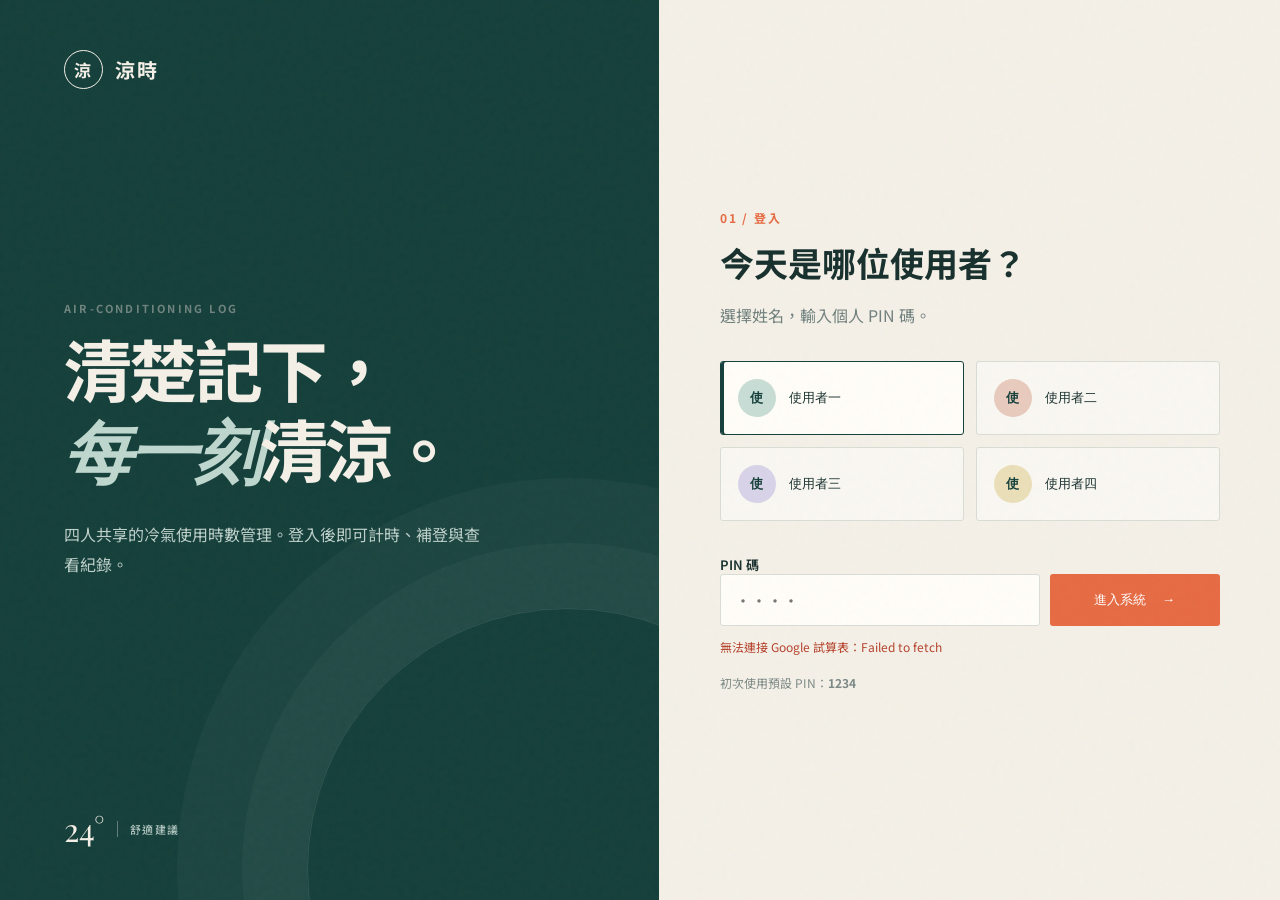
<file: index.html>
<!doctype html>
<html lang="zh-Hant">
<head>
  <meta charset="UTF-8" />
  <meta name="viewport" content="width=device-width, initial-scale=1.0" />
  <meta name="theme-color" content="#133f3b" />
  <title>涼時｜冷氣時數管理</title>
  <link rel="preconnect" href="https://fonts.googleapis.com">
  <link rel="preconnect" href="https://fonts.gstatic.com" crossorigin>
  <link href="https://fonts.googleapis.com/css2?family=Noto+Sans+TC:wght@400;500;600;700&family=Playfair+Display:ital,wght@1,600&display=swap" rel="stylesheet">
  <link rel="stylesheet" href="styles.css" />
</head>
<body>
  <div class="grain"></div>

  <main id="loginView" class="login-shell">
    <section class="brand-panel">
      <div class="brand"><span class="brand-mark">涼</span><span>涼時</span></div>
      <div class="brand-copy">
        <p class="eyebrow">AIR-CONDITIONING LOG</p>
        <h1>清楚記下，<br><em>每一刻</em>清涼。</h1>
        <p>四人共享的冷氣使用時數管理。登入後即可計時、補登與查看紀錄。</p>
      </div>
      <div class="temperature">24°<span>舒適建議</span></div>
    </section>

    <section class="login-panel">
      <div class="login-card">
        <p class="step">01 / 登入</p>
        <h2>今天是哪位使用者？</h2>
        <p class="muted">選擇姓名，輸入個人 PIN 碼。</p>
        <div id="userPicker" class="user-picker"></div>
        <form id="loginForm">
          <label for="pin">PIN 碼</label>
          <div class="pin-row">
            <input id="pin" type="password" inputmode="numeric" maxlength="6" placeholder="••••" autocomplete="current-password" required />
            <button class="primary" type="submit">進入系統 <span>→</span></button>
          </div>
          <p id="loginError" class="error" role="alert"></p>
        </form>
        <p class="hint">初次使用預設 PIN：<strong>1234</strong></p>
      </div>
    </section>
  </main>

  <main id="appView" class="app-shell hidden">
    <aside class="sidebar">
      <div class="brand"><span class="brand-mark">涼</span><span>涼時</span></div>
      <nav>
        <button class="nav-item active" data-page="dashboard"><span>⌁</span> 使用總覽</button>
        <button class="nav-item" data-page="records"><span>≡</span> 使用紀錄</button>
        <button class="nav-item" data-page="settings"><span>⚙</span> 個人設定</button>
        <a class="nav-item" href="manual.html" style="display:block;text-decoration:none"><span>?</span> 使用手冊</a>
      </nav>
      <div class="sidebar-bottom">
        <div id="sideAvatar" class="avatar"></div>
        <div><strong id="sideName"></strong><small>目前登入</small></div>
        <button id="logoutBtn" class="icon-btn" title="登出">↗</button>
      </div>
    </aside>

    <section class="content">
      <header class="topbar">
        <button id="menuBtn" class="menu-btn">☰</button>
        <div><p id="todayText" class="eyebrow"></p><h2 id="greeting"></h2></div>
        <div class="status-pill"><i></i> 系統正常</div>
      </header>

      <div id="dashboardPage" class="page">
        <section class="hero-card">
          <div>
            <p class="eyebrow light">CURRENT SESSION</p>
            <h3 id="timer">00:00:00</h3>
            <p id="timerStatus">尚未開始使用冷氣</p>
          </div>
          <button id="timerBtn" class="timer-btn"><span>▶</span><b>開始計時</b><small>記錄本次使用</small></button>
          <div class="air-lines"><i></i><i></i><i></i></div>
        </section>

        <section class="stats-grid">
          <article><p>我的本月時數</p><strong id="myMonth">0.0</strong><span>小時</span></article>
          <article><p>全員本月時數</p><strong id="allMonth">0.0</strong><span>小時</span></article>
          <article><p>我的使用次數</p><strong id="myCount">0</strong><span>次</span></article>
        </section>

        <div class="two-col">
          <section class="panel">
            <div class="panel-head"><div><p class="eyebrow">USAGE SHARE</p><h3>本月使用比例與電費</h3></div></div>
            <div class="usage-share">
              <div id="usagePie" class="usage-pie"><div><strong id="pieHours">0.0</strong><span>總時數</span></div></div>
              <div id="usageLegend" class="usage-legend"></div>
            </div>
            <label class="electricity-field">本月總電費（元）<input id="electricityBill" type="number" min="0" step="1" inputmode="decimal" placeholder="輸入電費，例如 2400" /></label>
            <div id="costBreakdown" class="cost-breakdown"></div>
            <div class="section-divider"></div>
            <div class="panel-head"><div><p class="eyebrow">RECENT ACTIVITY</p><h3>近期紀錄</h3></div><button class="text-btn" data-goto="records">查看全部 →</button></div>
            <div id="recentList" class="record-list"></div>
          </section>
          <section class="panel manual-card">
            <p class="eyebrow">QUICK ENTRY</p><h3>補登使用時數</h3>
            <form id="manualForm">
              <div class="field-row"><label>開始日期與時間<input id="manualStart" type="datetime-local" required /></label><label>結束日期與時間<input id="manualEnd" type="datetime-local" required /></label></div>
              <label>備註（選填）<input id="manualNote" maxlength="40" placeholder="例：客廳冷氣" /></label>
              <button class="secondary" type="submit">＋ 新增紀錄</button>
              <p id="manualError" class="error"></p>
            </form>
          </section>
        </div>
      </div>

      <div id="recordsPage" class="page hidden">
        <section class="panel wide">
          <div class="panel-head records-head"><div><p class="eyebrow">ALL RECORDS</p><h3>使用紀錄</h3></div><div class="filters"><select id="userFilter"><option value="all">所有成員</option></select><input id="monthFilter" type="month" /></div></div>
          <div id="allRecords" class="table-wrap"></div>
        </section>
      </div>

      <div id="settingsPage" class="page hidden">
        <section class="panel settings-card">
          <p class="eyebrow">PROFILE</p><h3>個人設定</h3>
          <form id="settingsForm">
            <label>顯示名稱<input id="displayName" maxlength="10" required /></label>
            <label>目前 PIN<input id="currentPin" type="password" inputmode="numeric" required /></label>
            <label>新 PIN（4–6 位數）<input id="newPin" type="password" inputmode="numeric" minlength="4" maxlength="6" /></label>
            <button class="secondary" type="submit">儲存變更</button>
            <p id="settingsMessage" class="form-message"></p>
          </form>
        </section>
      </div>
    </section>
  </main>

  <div id="toast" class="toast"></div>
  <script src="config.js?v=5"></script>
  <script src="app.js?v=5"></script>
</body>
</html>
</file>
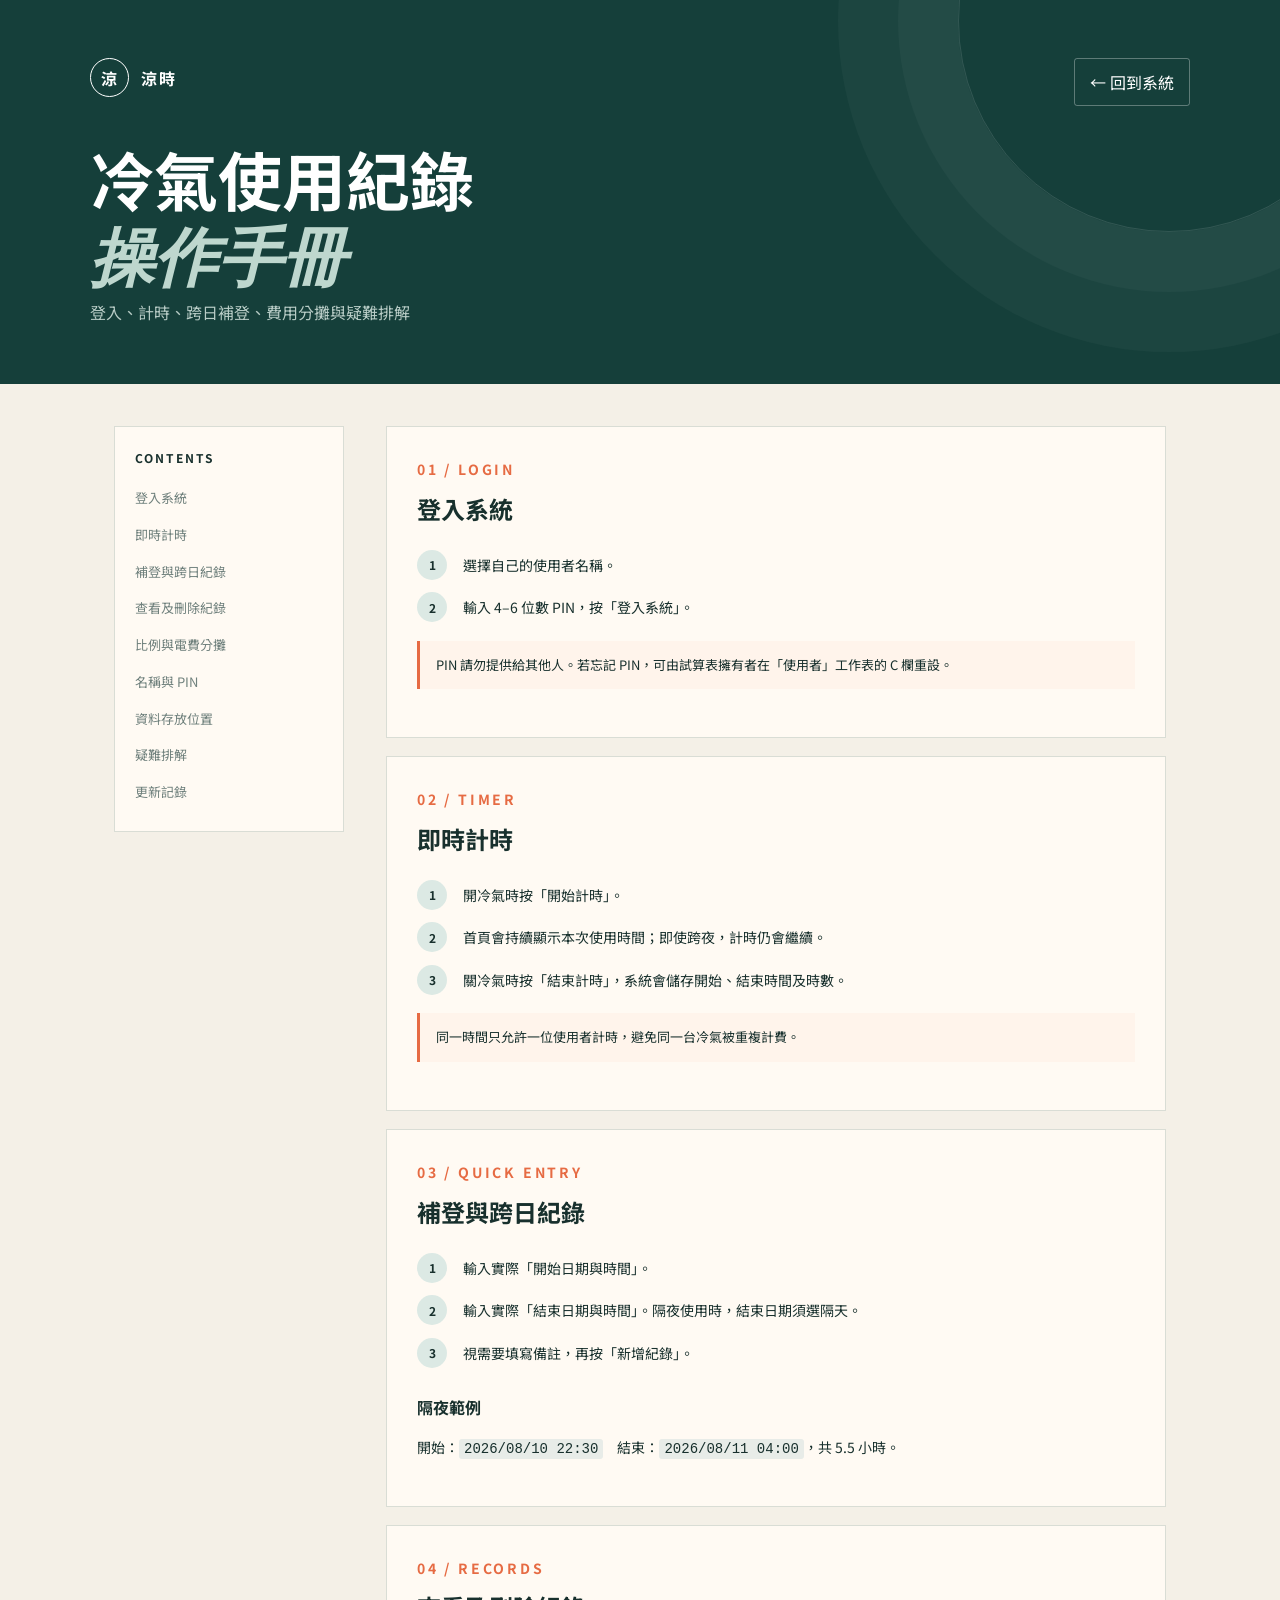
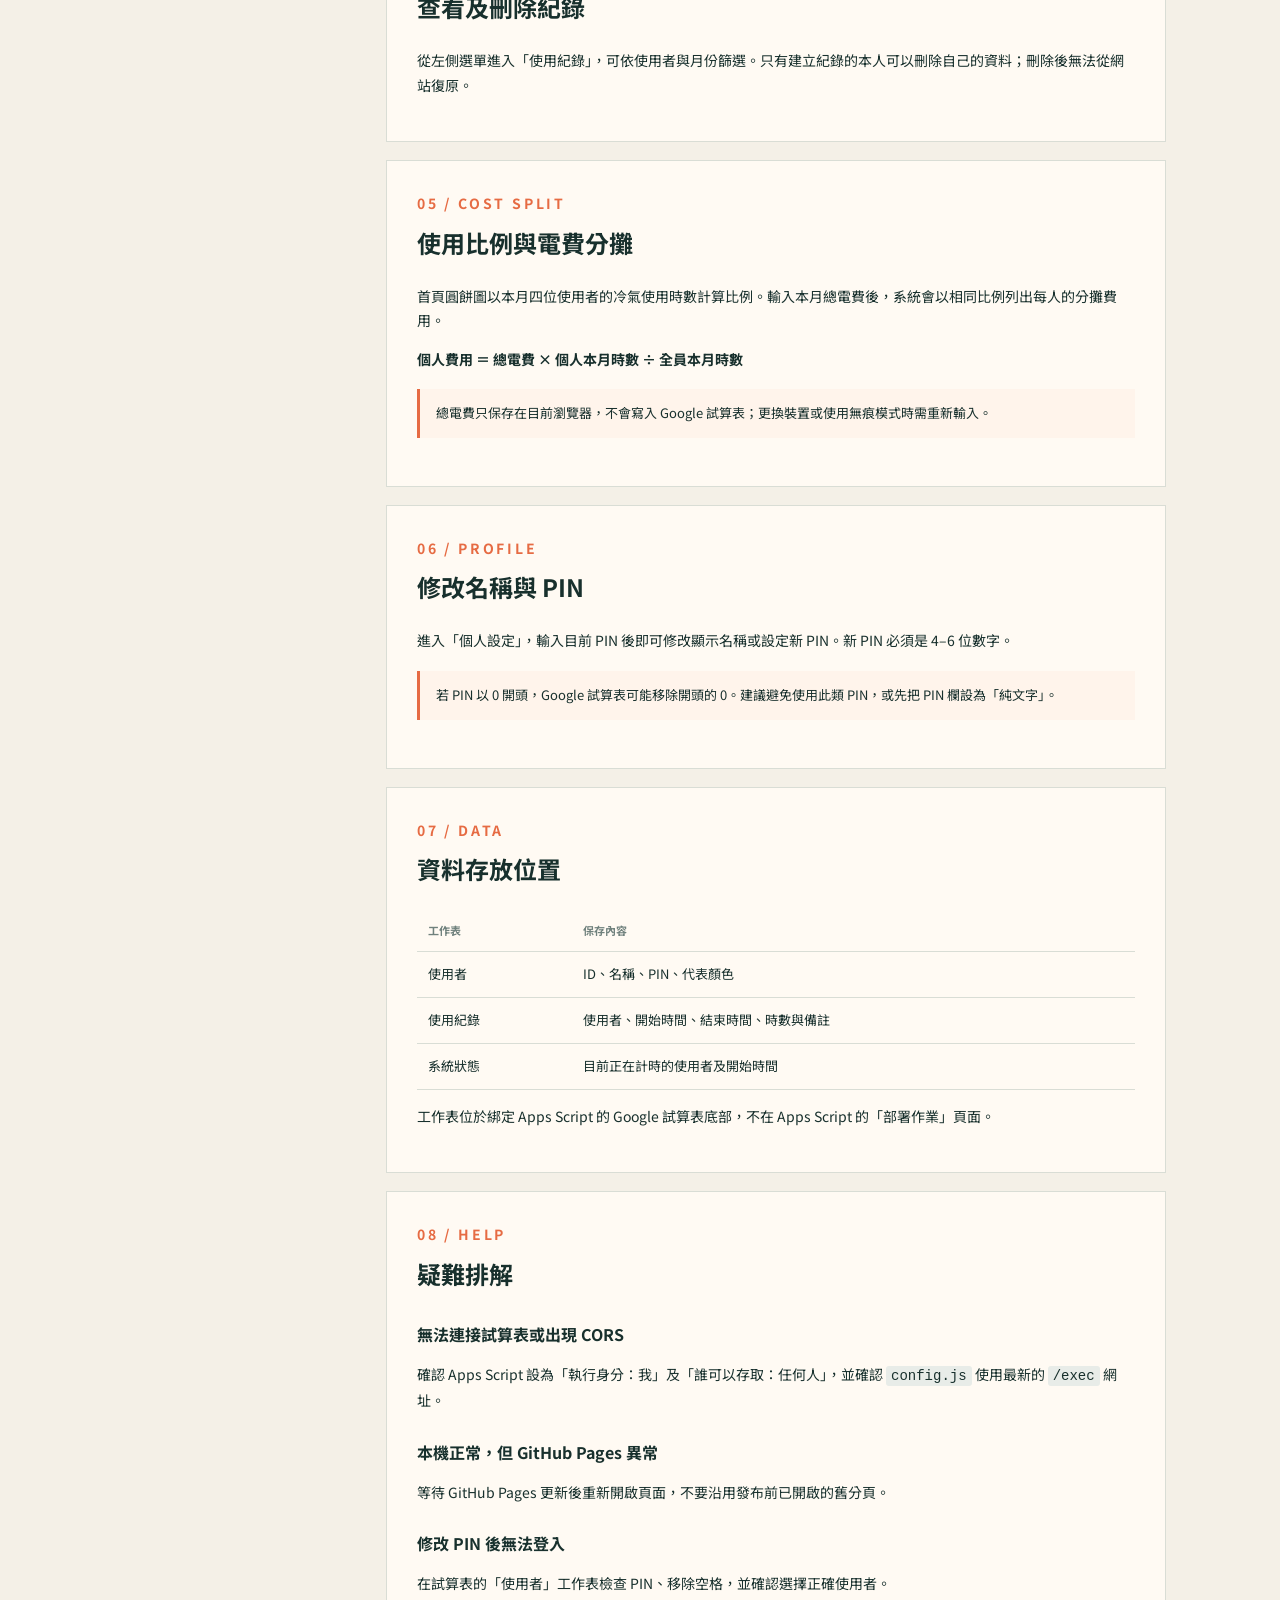
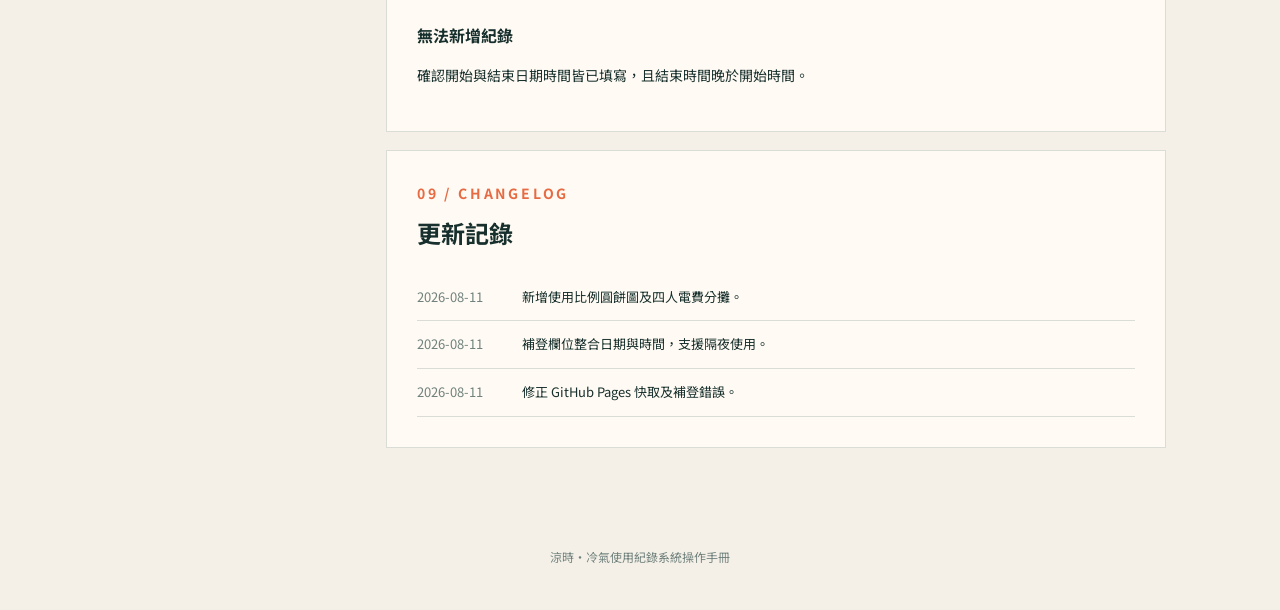
<file: manual.html>
<!doctype html>
<html lang="zh-Hant">
<head>
  <meta charset="UTF-8" />
  <meta name="viewport" content="width=device-width, initial-scale=1.0" />
  <meta name="theme-color" content="#153f3a" />
  <title>涼時｜使用手冊</title>
  <link rel="preconnect" href="https://fonts.googleapis.com">
  <link rel="preconnect" href="https://fonts.gstatic.com" crossorigin>
  <link href="https://fonts.googleapis.com/css2?family=Noto+Sans+TC:wght@400;500;600;700&family=Playfair+Display:ital,wght@1,600&display=swap" rel="stylesheet">
  <style>
    :root{--ink:#18302d;--green:#153f3a;--cream:#f4f0e7;--paper:#fffaf3;--orange:#e66b43;--line:#d9ddd5;--muted:#70817d}*{box-sizing:border-box}html{scroll-behavior:smooth}body{margin:0;background:var(--cream);color:var(--ink);font-family:'Noto Sans TC',sans-serif;line-height:1.75}.hero{background:var(--green);color:white;padding:58px max(24px,calc((100vw - 1100px)/2));position:relative;overflow:hidden}.hero:after{content:"";position:absolute;width:420px;height:420px;border:1px solid #ffffff20;border-radius:50%;right:-100px;top:-190px;box-shadow:0 0 0 60px #ffffff08,0 0 0 120px #ffffff08}.brand{display:flex;align-items:center;gap:12px;font-weight:700;letter-spacing:.12em}.mark{width:39px;height:39px;border:1px solid currentColor;border-radius:50%;display:grid;place-items:center}.hero h1{font-size:clamp(38px,6vw,64px);margin:45px 0 8px;line-height:1.15}.hero h1 em{font-family:'Playfair Display',serif;color:#bed7ce}.hero p{color:#b8ccc6;margin:0}.back{position:absolute;right:max(24px,calc((100vw - 1100px)/2));top:58px;color:white;text-decoration:none;border:1px solid #ffffff50;padding:9px 15px;border-radius:3px;z-index:1}.layout{max-width:1100px;margin:0 auto;padding:42px 24px 80px;display:grid;grid-template-columns:230px 1fr;gap:42px}.toc{position:sticky;top:24px;align-self:start;background:var(--paper);border:1px solid var(--line);padding:20px}.toc strong{display:block;font-size:12px;letter-spacing:.16em;margin-bottom:12px}.toc a{display:block;color:var(--muted);text-decoration:none;font-size:13px;padding:7px 0}.toc a:hover{color:var(--orange)}main{min-width:0}.chapter{background:var(--paper);border:1px solid var(--line);padding:30px;margin-bottom:18px}.eyebrow{font-size:10px;letter-spacing:.2em;color:var(--orange);font-weight:700;margin:0 0 6px}.chapter h2{font-size:24px;margin:0 0 20px}.chapter h3{font-size:16px;margin:25px 0 8px}.chapter p,.chapter li{font-size:14px}.note{border-left:3px solid var(--orange);background:#fff4eb;padding:13px 16px;margin:18px 0;font-size:13px}.steps{counter-reset:step;display:grid;gap:12px}.step{counter-increment:step;display:grid;grid-template-columns:34px 1fr;gap:12px;align-items:start}.step:before{content:counter(step);width:30px;height:30px;border-radius:50%;background:#dce9e4;display:grid;place-items:center;font-weight:700;font-size:12px}.step p{margin:3px 0}.data-table{width:100%;border-collapse:collapse;font-size:13px}.data-table th,.data-table td{text-align:left;padding:11px;border-bottom:1px solid var(--line)}.data-table th{color:var(--muted);font-size:11px}.version{display:grid;grid-template-columns:90px 1fr;gap:15px;padding:12px 0;border-bottom:1px solid var(--line);font-size:13px}.version time{color:var(--muted)}code{background:#e8ece8;padding:2px 5px;border-radius:3px}footer{text-align:center;color:var(--muted);font-size:12px;padding:0 24px 45px}@media(max-width:760px){.hero{padding-top:35px}.back{position:static;display:inline-block;margin-top:28px}.hero h1{margin-top:35px}.layout{grid-template-columns:1fr;padding-top:24px}.toc{position:static}.chapter{padding:23px}.data-wrap{overflow:auto}.data-table{min-width:560px}}
  </style>
</head>
<body>
  <header class="hero"><div class="brand"><span class="mark">涼</span><span>涼時</span></div><h1>冷氣使用紀錄<br><em>操作手冊</em></h1><p>登入、計時、跨日補登、費用分攤與疑難排解</p><a class="back" href="index.html">← 回到系統</a></header>
  <div class="layout">
    <nav class="toc" aria-label="手冊目錄"><strong>CONTENTS</strong><a href="#login">登入系統</a><a href="#timer">即時計時</a><a href="#manual">補登與跨日紀錄</a><a href="#records">查看及刪除紀錄</a><a href="#bill">比例與電費分攤</a><a href="#profile">名稱與 PIN</a><a href="#data">資料存放位置</a><a href="#help">疑難排解</a><a href="#changelog">更新記錄</a></nav>
    <main>
      <section id="login" class="chapter"><p class="eyebrow">01 / LOGIN</p><h2>登入系統</h2><div class="steps"><div class="step"><p>選擇自己的使用者名稱。</p></div><div class="step"><p>輸入 4–6 位數 PIN，按「登入系統」。</p></div></div><div class="note">PIN 請勿提供給其他人。若忘記 PIN，可由試算表擁有者在「使用者」工作表的 C 欄重設。</div></section>
      <section id="timer" class="chapter"><p class="eyebrow">02 / TIMER</p><h2>即時計時</h2><div class="steps"><div class="step"><p>開冷氣時按「開始計時」。</p></div><div class="step"><p>首頁會持續顯示本次使用時間；即使跨夜，計時仍會繼續。</p></div><div class="step"><p>關冷氣時按「結束計時」，系統會儲存開始、結束時間及時數。</p></div></div><div class="note">同一時間只允許一位使用者計時，避免同一台冷氣被重複計費。</div></section>
      <section id="manual" class="chapter"><p class="eyebrow">03 / QUICK ENTRY</p><h2>補登與跨日紀錄</h2><div class="steps"><div class="step"><p>輸入實際「開始日期與時間」。</p></div><div class="step"><p>輸入實際「結束日期與時間」。隔夜使用時，結束日期須選隔天。</p></div><div class="step"><p>視需要填寫備註，再按「新增紀錄」。</p></div></div><h3>隔夜範例</h3><p>開始：<code>2026/08/10 22:30</code>　結束：<code>2026/08/11 04:00</code>，共 5.5 小時。</p></section>
      <section id="records" class="chapter"><p class="eyebrow">04 / RECORDS</p><h2>查看及刪除紀錄</h2><p>從左側選單進入「使用紀錄」，可依使用者與月份篩選。只有建立紀錄的本人可以刪除自己的資料；刪除後無法從網站復原。</p></section>
      <section id="bill" class="chapter"><p class="eyebrow">05 / COST SPLIT</p><h2>使用比例與電費分攤</h2><p>首頁圓餅圖以本月四位使用者的冷氣使用時數計算比例。輸入本月總電費後，系統會以相同比例列出每人的分攤費用。</p><p><strong>個人費用 ＝ 總電費 × 個人本月時數 ÷ 全員本月時數</strong></p><div class="note">總電費只保存在目前瀏覽器，不會寫入 Google 試算表；更換裝置或使用無痕模式時需重新輸入。</div></section>
      <section id="profile" class="chapter"><p class="eyebrow">06 / PROFILE</p><h2>修改名稱與 PIN</h2><p>進入「個人設定」，輸入目前 PIN 後即可修改顯示名稱或設定新 PIN。新 PIN 必須是 4–6 位數字。</p><div class="note">若 PIN 以 0 開頭，Google 試算表可能移除開頭的 0。建議避免使用此類 PIN，或先把 PIN 欄設為「純文字」。</div></section>
      <section id="data" class="chapter"><p class="eyebrow">07 / DATA</p><h2>資料存放位置</h2><div class="data-wrap"><table class="data-table"><thead><tr><th>工作表</th><th>保存內容</th></tr></thead><tbody><tr><td>使用者</td><td>ID、名稱、PIN、代表顏色</td></tr><tr><td>使用紀錄</td><td>使用者、開始時間、結束時間、時數與備註</td></tr><tr><td>系統狀態</td><td>目前正在計時的使用者及開始時間</td></tr></tbody></table></div><p>工作表位於綁定 Apps Script 的 Google 試算表底部，不在 Apps Script 的「部署作業」頁面。</p></section>
      <section id="help" class="chapter"><p class="eyebrow">08 / HELP</p><h2>疑難排解</h2><h3>無法連接試算表或出現 CORS</h3><p>確認 Apps Script 設為「執行身分：我」及「誰可以存取：任何人」，並確認 <code>config.js</code> 使用最新的 <code>/exec</code> 網址。</p><h3>本機正常，但 GitHub Pages 異常</h3><p>等待 GitHub Pages 更新後重新開啟頁面，不要沿用發布前已開啟的舊分頁。</p><h3>修改 PIN 後無法登入</h3><p>在試算表的「使用者」工作表檢查 PIN、移除空格，並確認選擇正確使用者。</p><h3>無法新增紀錄</h3><p>確認開始與結束日期時間皆已填寫，且結束時間晚於開始時間。</p></section>
      <section id="changelog" class="chapter"><p class="eyebrow">09 / CHANGELOG</p><h2>更新記錄</h2><div class="version"><time>2026-08-11</time><span>新增使用比例圓餅圖及四人電費分攤。</span></div><div class="version"><time>2026-08-11</time><span>補登欄位整合日期與時間，支援隔夜使用。</span></div><div class="version"><time>2026-08-11</time><span>修正 GitHub Pages 快取及補登錯誤。</span></div></section>
    </main>
  </div>
  <footer>涼時・冷氣使用紀錄系統操作手冊</footer>
</body>
</html>
</file>
<file: styles.css>
:root{--ink:#18302d;--green:#153f3a;--mint:#c8ddd5;--cream:#f4f0e7;--orange:#e66b43;--line:#d9ddd5;--white:#fffdf8}*{box-sizing:border-box}body{margin:0;background:var(--cream);color:var(--ink);font-family:'Noto Sans TC',sans-serif}.grain{position:fixed;inset:0;pointer-events:none;opacity:.16;z-index:9;background-image:url("data:image/svg+xml,%3Csvg viewBox='0 0 180 180' xmlns='http://www.w3.org/2000/svg'%3E%3Cfilter id='n'%3E%3CfeTurbulence type='fractalNoise' baseFrequency='.8' numOctaves='3' stitchTiles='stitch'/%3E%3C/filter%3E%3Crect width='100%25' height='100%25' filter='url(%23n)' opacity='.18'/%3E%3C/svg%3E")}.hidden{display:none!important}.login-shell{min-height:100vh;display:grid;grid-template-columns:1.03fr .97fr}.brand-panel{background:var(--green);color:var(--cream);padding:50px 64px;display:flex;flex-direction:column;position:relative;overflow:hidden}.brand-panel:after{content:"";position:absolute;width:520px;height:520px;border:1px solid #ffffff1d;border-radius:50%;right:-170px;bottom:-230px;box-shadow:0 0 0 65px #ffffff08,0 0 0 130px #ffffff08}.brand{display:flex;align-items:center;gap:12px;font-size:20px;font-weight:700;letter-spacing:.12em}.brand-mark{display:grid;place-items:center;width:39px;height:39px;border:1px solid currentColor;border-radius:50%;font-size:17px}.brand-copy{margin:auto 0;max-width:570px;position:relative;z-index:1}.eyebrow{font-size:11px;letter-spacing:.2em;font-weight:700;color:#70837e;margin:0 0 12px}.eyebrow.light{color:#a9c2ba}.brand-copy h1{font-size:clamp(48px,5.3vw,82px);line-height:1.17;letter-spacing:-.04em;margin:0 0 30px}.brand-copy em{font-family:'Playfair Display',serif;color:#bed7ce;font-weight:600}.brand-copy p:last-child{max-width:430px;color:#bed0ca;line-height:1.9}.temperature{font-family:'Playfair Display';font-size:32px;display:flex;gap:12px;align-items:center}.temperature span{font:500 11px 'Noto Sans TC';border-left:1px solid #ffffff55;padding-left:12px;color:#adc2bc;letter-spacing:.12em}.login-panel{display:grid;place-items:center;padding:40px}.login-card{width:min(500px,100%)}.step{font-size:12px;letter-spacing:.16em;color:var(--orange);font-weight:700}.login-card h2{font-size:34px;margin:12px 0 8px}.muted{color:#71817e}.user-picker{display:grid;grid-template-columns:1fr 1fr;gap:12px;margin:34px 0}.user-choice{border:1px solid var(--line);background:#ffffff73;padding:17px;text-align:left;border-radius:3px;display:flex;align-items:center;gap:13px;cursor:pointer;color:var(--ink);font:600 15px inherit;transition:.2s}.user-choice:hover,.user-choice.selected{border-color:var(--green);background:var(--white);box-shadow:inset 3px 0 var(--green)}.mini-avatar,.avatar{width:38px;height:38px;border-radius:50%;display:grid;place-items:center;background:var(--mint);color:var(--green);font-weight:700}label{display:grid;gap:8px;font-size:13px;font-weight:600}.pin-row{display:flex;gap:10px}input,select{width:100%;border:1px solid var(--line);border-radius:3px;background:var(--white);padding:13px 14px;font:inherit;color:var(--ink);outline:none}input:focus,select:focus{border-color:#6b9188;box-shadow:0 0 0 3px #c8ddd566}.primary,.secondary{border:0;cursor:pointer;font:600 14px inherit;border-radius:3px}.primary{min-width:170px;background:var(--orange);color:white;padding:0 20px}.primary span{margin-left:12px}.hint{font-size:12px;color:#7c8986;margin-top:18px}.error{color:#b6432d;font-size:12px;min-height:18px}.app-shell{min-height:100vh;display:grid;grid-template-columns:238px 1fr}.sidebar{position:fixed;inset:0 auto 0 0;width:238px;background:var(--green);color:var(--cream);padding:35px 24px;display:flex;flex-direction:column;z-index:5}.sidebar nav{margin-top:70px;display:grid;gap:7px}.nav-item{border:0;background:transparent;color:#9bb4ae;text-align:left;padding:13px 15px;border-radius:3px;font:500 14px inherit;cursor:pointer}.nav-item span{display:inline-block;width:27px}.nav-item.active,.nav-item:hover{background:#ffffff12;color:white}.sidebar-bottom{margin-top:auto;border-top:1px solid #ffffff22;padding-top:20px;display:grid;grid-template-columns:38px 1fr auto;gap:10px;align-items:center}.sidebar-bottom strong,.sidebar-bottom small{display:block;font-size:13px}.sidebar-bottom small{color:#91aaa4;font-size:10px;margin-top:2px}.icon-btn{background:transparent;color:#9fb4af;border:0;cursor:pointer;font-size:19px}.content{grid-column:2;padding:35px 4.5vw 60px;max-width:1500px;width:100%}.topbar{display:flex;justify-content:space-between;align-items:center;margin-bottom:36px}.topbar h2{margin:0;font-size:25px}.topbar .eyebrow{margin-bottom:6px}.status-pill{font-size:11px;border:1px solid var(--line);background:#ffffff88;padding:8px 12px;border-radius:20px}.status-pill i{display:inline-block;width:7px;height:7px;border-radius:50%;background:#5ca36e;margin-right:7px}.menu-btn{display:none}.hero-card{min-height:245px;background:var(--green);color:white;padding:42px 46px;display:flex;align-items:center;justify-content:space-between;position:relative;overflow:hidden}.hero-card h3{font:600 clamp(48px,6vw,78px) 'Playfair Display';letter-spacing:.03em;margin:8px 0}.hero-card p:last-child{font-size:13px;color:#a9c0ba}.timer-btn{width:170px;height:170px;border-radius:50%;border:1px solid #ffffff4a;background:#ffffff0a;color:white;display:flex;flex-direction:column;align-items:center;justify-content:center;cursor:pointer;position:relative;z-index:2;transition:.2s}.timer-btn:hover{background:#ffffff16;transform:scale(1.02)}.timer-btn span{font-size:22px;margin-bottom:10px}.timer-btn small{color:#a8bfba;margin-top:5px}.timer-btn.running{background:var(--orange);border-color:var(--orange)}.air-lines{position:absolute;right:-30px;top:0;opacity:.09;transform:rotate(-12deg)}.air-lines i{display:block;width:400px;height:80px;border:2px solid white;border-radius:50%;margin:14px}.stats-grid{display:grid;grid-template-columns:repeat(3,1fr);border:1px solid var(--line);border-top:0;background:#fffaf2}.stats-grid article{padding:25px 30px;border-right:1px solid var(--line)}.stats-grid article:last-child{border:0}.stats-grid p{font-size:12px;color:#71817e;margin:0 0 10px}.stats-grid strong{font:600 34px 'Playfair Display';margin-right:8px}.stats-grid span{font-size:11px;color:#71817e}.two-col{display:grid;grid-template-columns:1.5fr 1fr;gap:20px;margin-top:22px}.panel{background:#fffaf3;border:1px solid var(--line);padding:28px}.panel.wide{min-height:600px}.panel-head{display:flex;justify-content:space-between;align-items:start;margin-bottom:22px}.panel h3{font-size:21px;margin:0}.text-btn{background:none;border:0;color:var(--orange);cursor:pointer;font:600 12px inherit}.record-row{display:grid;grid-template-columns:44px 1fr auto;gap:13px;align-items:center;border-top:1px solid #e2e4dd;padding:15px 0}.record-row:first-child{border-top:0}.record-icon{width:38px;height:38px;background:#dce9e4;display:grid;place-items:center;border-radius:50%}.record-row strong,.record-row small{display:block}.record-row strong{font-size:13px}.record-row small{font-size:11px;color:#7f8b88;margin-top:3px}.record-duration{text-align:right;color:var(--green);font-weight:700;font-size:13px}.empty{text-align:center;color:#8b9794;padding:45px 10px;font-size:13px}.manual-card form,.settings-card form{display:grid;gap:15px;margin-top:23px}.field-row{display:grid;grid-template-columns:1fr 1fr;gap:10px}.secondary{background:var(--green);color:white;padding:13px 18px}.records-head{align-items:end}.filters{display:flex;gap:8px}.filters select,.filters input{min-width:145px}.data-table{width:100%;border-collapse:collapse;font-size:13px}.data-table th{text-align:left;color:#7a8885;font-size:10px;letter-spacing:.1em;padding:13px 10px;border-bottom:1px solid var(--line)}.data-table td{padding:17px 10px;border-bottom:1px solid #e4e5df}.delete-btn{border:0;background:none;color:#b6533c;cursor:pointer}.settings-card{max-width:570px}.form-message{font-size:12px;min-height:18px}.toast{position:fixed;right:30px;bottom:30px;background:var(--ink);color:white;padding:13px 20px;border-radius:3px;font-size:13px;opacity:0;transform:translateY(10px);pointer-events:none;transition:.25s;z-index:20}.toast.show{opacity:1;transform:none}
@media(max-width:850px){.login-shell{grid-template-columns:1fr}.brand-panel{min-height:36vh;padding:28px}.brand-copy{margin:55px 0}.brand-copy h1{font-size:43px}.temperature{display:none}.login-panel{padding:45px 24px}.sidebar{transform:translateX(-100%);transition:.25s}.sidebar.open{transform:none}.app-shell{display:block}.content{padding:24px 18px}.menu-btn{display:block;border:0;background:none;font-size:21px}.topbar{justify-content:flex-start;gap:18px}.status-pill{margin-left:auto}.hero-card{padding:30px 25px;min-height:210px}.timer-btn{width:125px;height:125px}.stats-grid{grid-template-columns:1fr}.stats-grid article{border-right:0;border-bottom:1px solid var(--line)}.two-col{grid-template-columns:1fr}.records-head{display:block}.filters{margin-top:20px}.table-wrap{overflow:auto}}@media(max-width:520px){.login-card h2{font-size:28px}.user-picker{grid-template-columns:1fr 1fr}.pin-row{display:grid}.primary{height:48px}.hero-card{display:block}.timer-btn{position:absolute;right:18px;bottom:20px;width:105px;height:105px}.hero-card h3{font-size:43px}.panel{padding:21px}.filters{display:grid}.data-table{min-width:620px}}
.usage-share{display:grid;grid-template-columns:180px 1fr;gap:25px;align-items:center}.usage-pie{width:180px;aspect-ratio:1;border-radius:50%;display:grid;place-items:center}.usage-pie>div{width:104px;aspect-ratio:1;border-radius:50%;background:#fffaf3;display:grid;place-content:center;text-align:center}.usage-pie strong,.usage-pie span{display:block}.usage-pie strong{font:600 28px 'Playfair Display'}.usage-pie span{font-size:10px;color:#7f8b88;margin-top:3px}.usage-legend{display:grid;gap:10px}.usage-legend div{display:grid;grid-template-columns:10px 1fr auto;gap:8px;align-items:center;font-size:12px}.usage-legend i,.cost-breakdown i{width:9px;height:9px;border-radius:50%;display:inline-block}.usage-legend small{grid-column:2/4;color:#87928f;font-size:10px}.electricity-field{margin-top:24px}.cost-breakdown{margin-top:12px;border-top:1px solid var(--line)}.cost-breakdown>div{display:flex;justify-content:space-between;align-items:center;padding:11px 2px;border-bottom:1px solid #e4e5df;font-size:13px}.cost-breakdown span{display:flex;align-items:center;gap:9px}.cost-breakdown p{font-size:11px;color:#8b9794;margin:12px 0 0}.section-divider{height:1px;background:var(--line);margin:30px 0}@media(max-width:520px){.usage-share{grid-template-columns:1fr}.usage-pie{margin:auto}}
</file>
